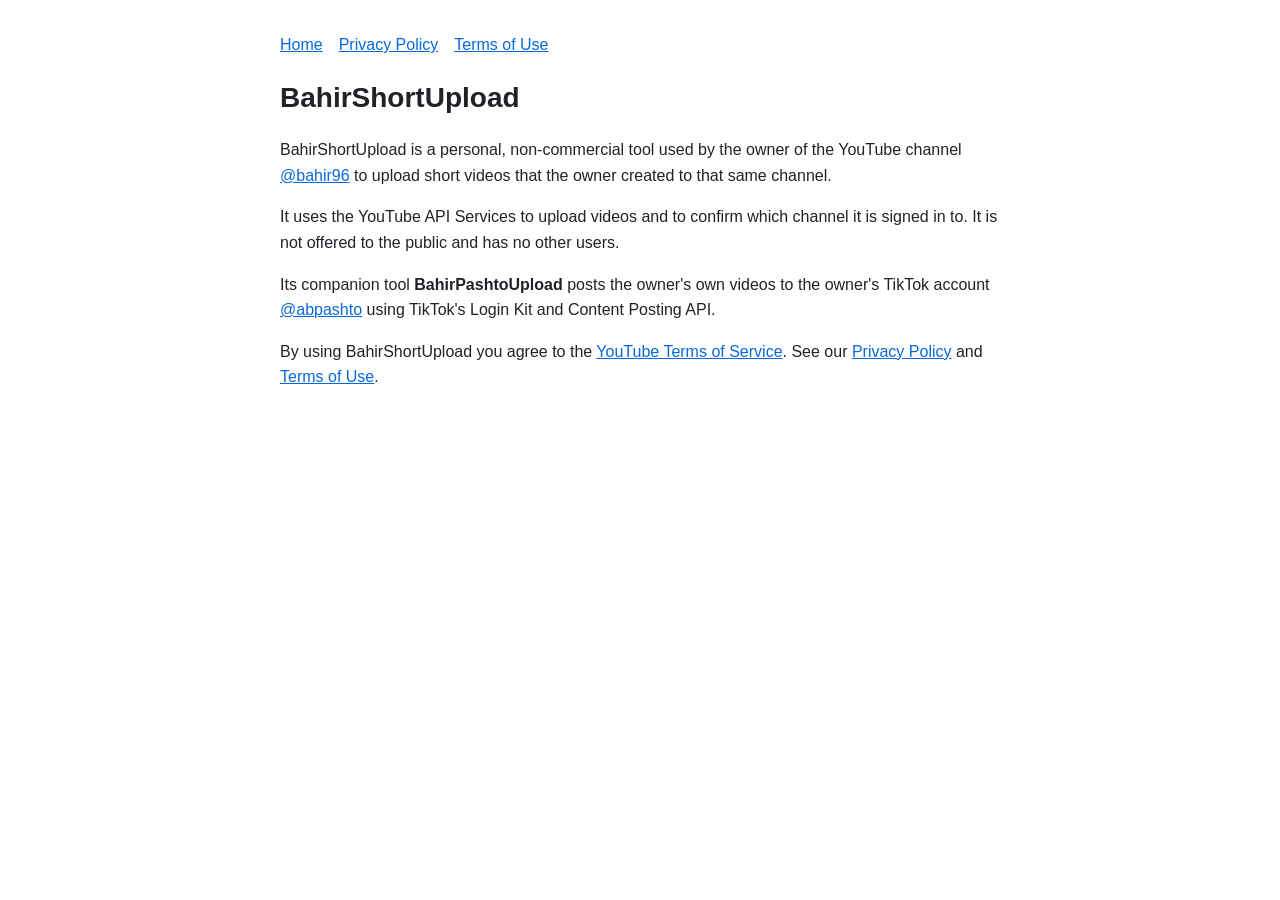
<file: index.html>
<!doctype html><html lang="en"><head><meta charset="utf-8"><meta name="viewport" content="width=device-width,initial-scale=1"><title>BahirShortUpload</title><link rel="icon" href="/favicon.ico" sizes="any"><link rel="icon" type="image/png" sizes="32x32" href="/favicon-32.png"><link rel="apple-touch-icon" href="/apple-touch-icon.png"><link rel="stylesheet" href="style.css"></head><body>
<nav><a href="index.html">Home</a><a href="privacy.html">Privacy Policy</a><a href="terms.html">Terms of Use</a></nav>
<h1>BahirShortUpload</h1>
<p>BahirShortUpload is a personal, non-commercial tool used by the owner of the YouTube channel <a href="https://www.youtube.com/@bahir96">@bahir96</a> to upload short videos that the owner created to that same channel.</p>
<p>It uses the YouTube API Services to upload videos and to confirm which channel it is signed in to. It is not offered to the public and has no other users.</p>
<p>Its companion tool <strong>BahirPashtoUpload</strong> posts the owner's own videos to the owner's TikTok account <a href="https://www.tiktok.com/@abpashto">@abpashto</a> using TikTok's Login Kit and Content Posting API.</p>
<p>By using BahirShortUpload you agree to the <a href="https://www.youtube.com/t/terms">YouTube Terms of Service</a>. See our <a href="privacy.html">Privacy Policy</a> and <a href="terms.html">Terms of Use</a>.</p>
</body></html>
</file>
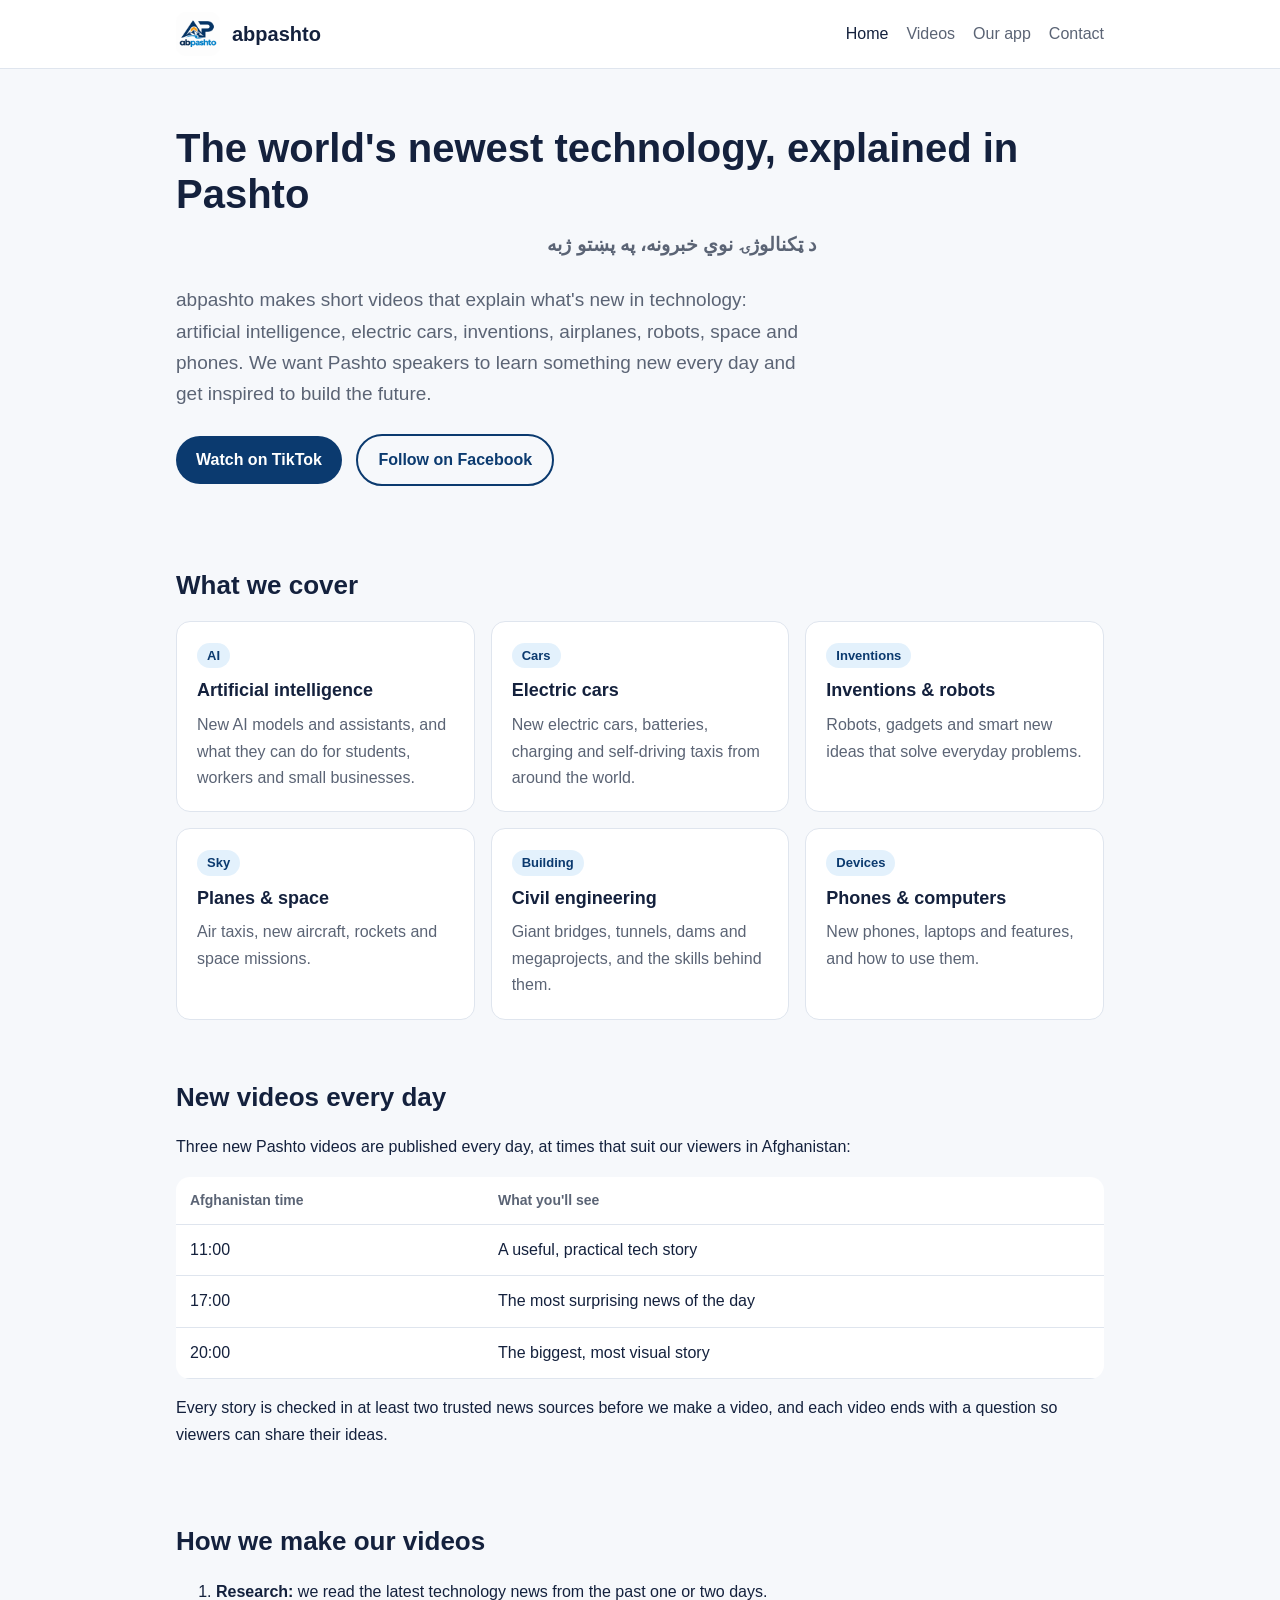
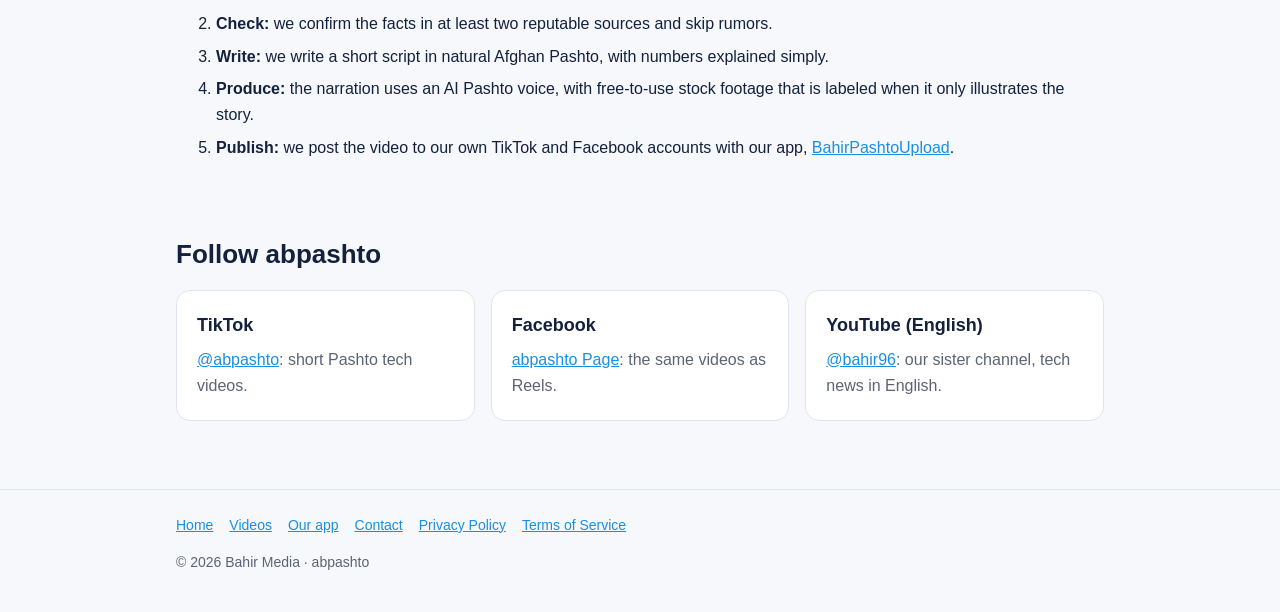
<file: abpashto/index.html>
<!doctype html>
<html lang="en">
<head>
<meta charset="utf-8">
<meta name="viewport" content="width=device-width,initial-scale=1">
<title>abpashto – Tech news in Pashto</title>
<meta name="description" content="abpashto explains new technology in Pashto: AI, electric cars, inventions, planes, robots, space and phones, in short videos every day.">
<link rel="icon" href="/favicon.ico" sizes="any">
<link rel="icon" type="image/png" sizes="32x32" href="/favicon-32.png">
<link rel="apple-touch-icon" href="/apple-touch-icon.png">
<link rel="stylesheet" href="site.css">
</head>
<body>
<header><div class="wrap">
  <a class="brand" href="index.html"><img src="/icon-512.png" alt="abpashto logo">abpashto</a>
  <nav><a class="on" href="index.html">Home</a><a href="videos.html">Videos</a><a href="app.html">Our app</a><a href="contact.html">Contact</a></nav>
</div></header>

<main class="wrap">
  <div class="hero">
    <h1>The world's newest technology, explained in Pashto</h1>
    <p class="ps">د ټکنالوژۍ نوي خبرونه، په پښتو ژبه</p>
    <p>abpashto makes short videos that explain what's new in technology: artificial intelligence, electric cars, inventions, airplanes, robots, space and phones. We want Pashto speakers to learn something new every day and get inspired to build the future.</p>
    <a class="btn" href="https://www.tiktok.com/@abpashto">Watch on TikTok</a>
    <a class="btn alt" href="https://www.facebook.com/1458269217362104">Follow on Facebook</a>
  </div>

  <section>
    <h2>What we cover</h2>
    <div class="grid">
      <div class="card"><span class="tag">AI</span><h3>Artificial intelligence</h3><p>New AI models and assistants, and what they can do for students, workers and small businesses.</p></div>
      <div class="card"><span class="tag">Cars</span><h3>Electric cars</h3><p>New electric cars, batteries, charging and self-driving taxis from around the world.</p></div>
      <div class="card"><span class="tag">Inventions</span><h3>Inventions & robots</h3><p>Robots, gadgets and smart new ideas that solve everyday problems.</p></div>
      <div class="card"><span class="tag">Sky</span><h3>Planes & space</h3><p>Air taxis, new aircraft, rockets and space missions.</p></div>
      <div class="card"><span class="tag">Building</span><h3>Civil engineering</h3><p>Giant bridges, tunnels, dams and megaprojects, and the skills behind them.</p></div>
      <div class="card"><span class="tag">Devices</span><h3>Phones & computers</h3><p>New phones, laptops and features, and how to use them.</p></div>
    </div>
  </section>

  <section>
    <h2>New videos every day</h2>
    <p>Three new Pashto videos are published every day, at times that suit our viewers in Afghanistan:</p>
    <table>
      <tr><th>Afghanistan time</th><th>What you'll see</th></tr>
      <tr><td>11:00</td><td>A useful, practical tech story</td></tr>
      <tr><td>17:00</td><td>The most surprising news of the day</td></tr>
      <tr><td>20:00</td><td>The biggest, most visual story</td></tr>
    </table>
    <p>Every story is checked in at least two trusted news sources before we make a video, and each video ends with a question so viewers can share their ideas.</p>
  </section>

  <section>
    <h2>How we make our videos</h2>
    <ol>
      <li><strong>Research:</strong> we read the latest technology news from the past one or two days.</li>
      <li><strong>Check:</strong> we confirm the facts in at least two reputable sources and skip rumors.</li>
      <li><strong>Write:</strong> we write a short script in natural Afghan Pashto, with numbers explained simply.</li>
      <li><strong>Produce:</strong> the narration uses an AI Pashto voice, with free-to-use stock footage that is labeled when it only illustrates the story.</li>
      <li><strong>Publish:</strong> we post the video to our own TikTok and Facebook accounts with our app, <a href="app.html">BahirPashtoUpload</a>.</li>
    </ol>
  </section>

  <section>
    <h2>Follow abpashto</h2>
    <div class="grid">
      <div class="card"><h3>TikTok</h3><p><a href="https://www.tiktok.com/@abpashto">@abpashto</a>: short Pashto tech videos.</p></div>
      <div class="card"><h3>Facebook</h3><p><a href="https://www.facebook.com/1458269217362104">abpashto Page</a>: the same videos as Reels.</p></div>
      <div class="card"><h3>YouTube (English)</h3><p><a href="https://www.youtube.com/@bahir96">@bahir96</a>: our sister channel, tech news in English.</p></div>
    </div>
  </section>
</main>

<footer><div class="wrap">
  <a href="index.html">Home</a><a href="videos.html">Videos</a><a href="app.html">Our app</a><a href="contact.html">Contact</a><a href="/privacy.html">Privacy Policy</a><a href="/terms.html">Terms of Service</a>
  <p>© 2026 Bahir Media · abpashto</p>
</div></footer>
</body>
</html>
</file>
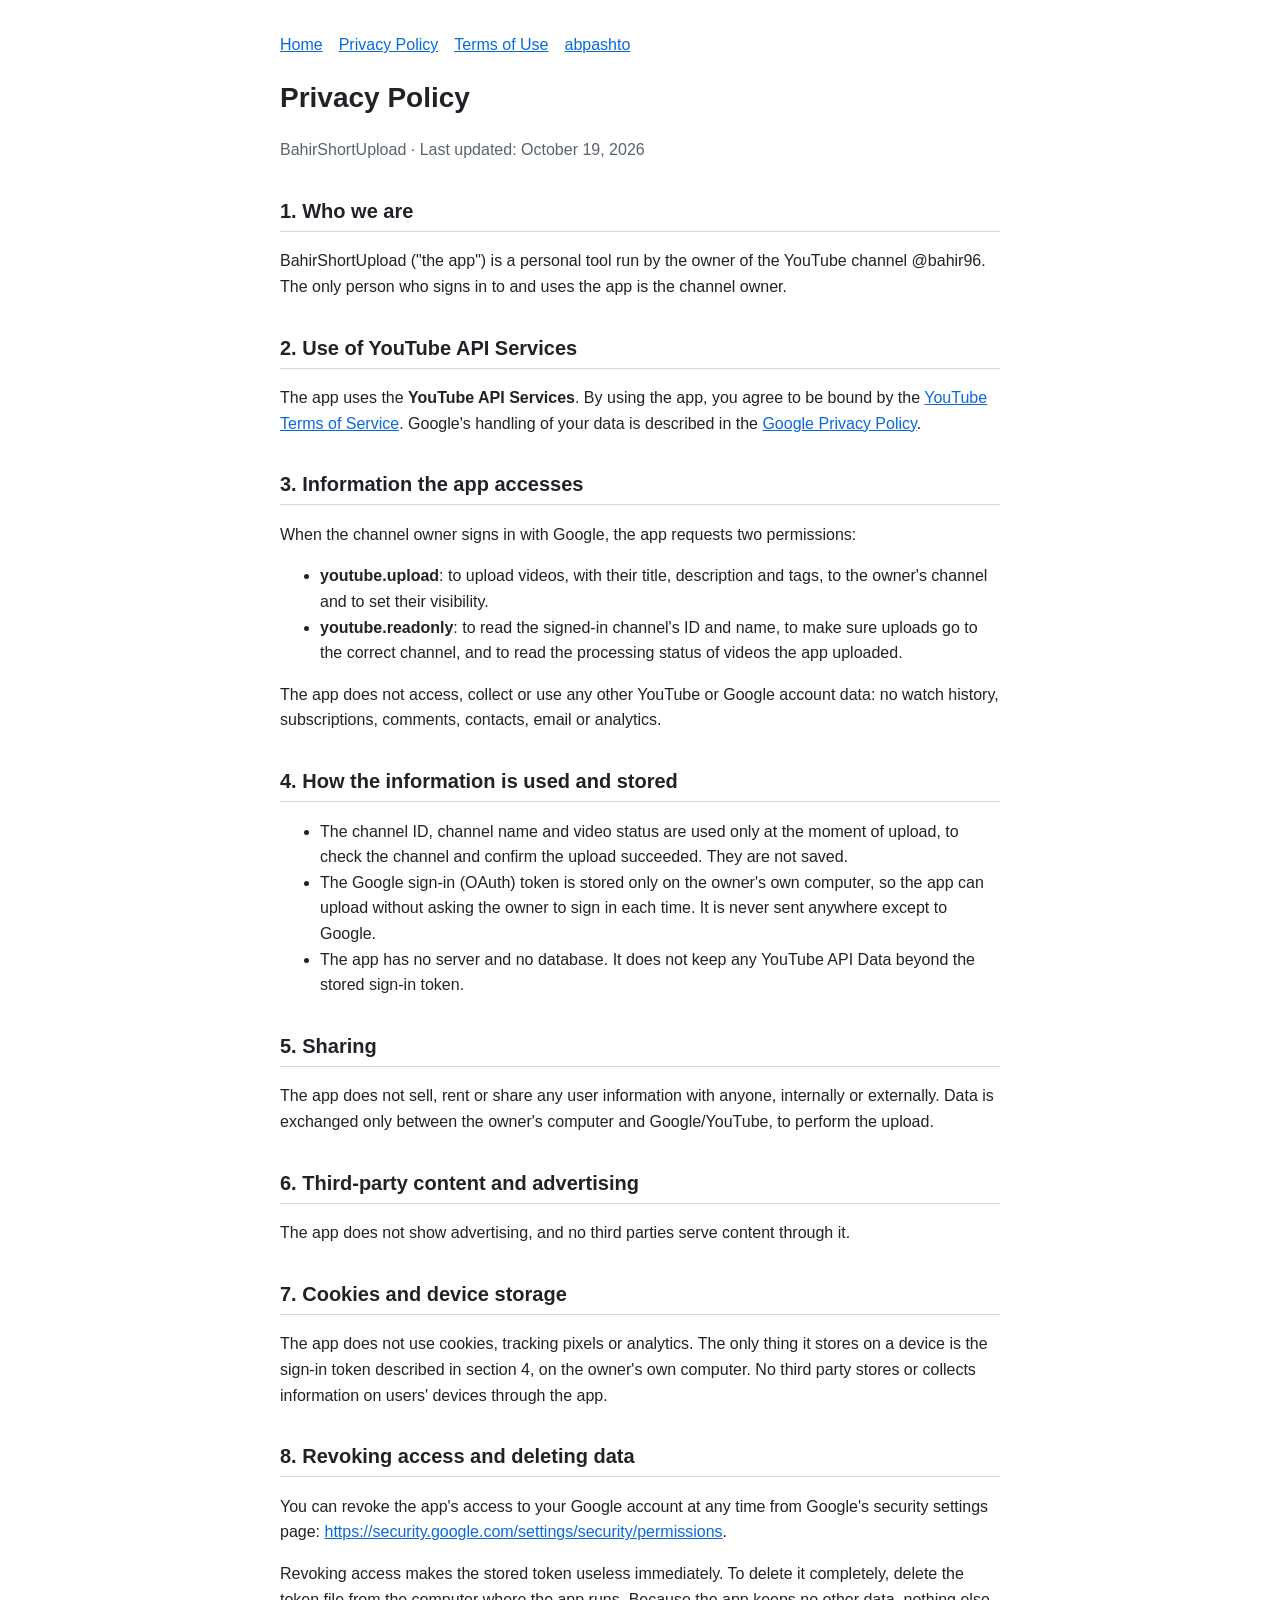
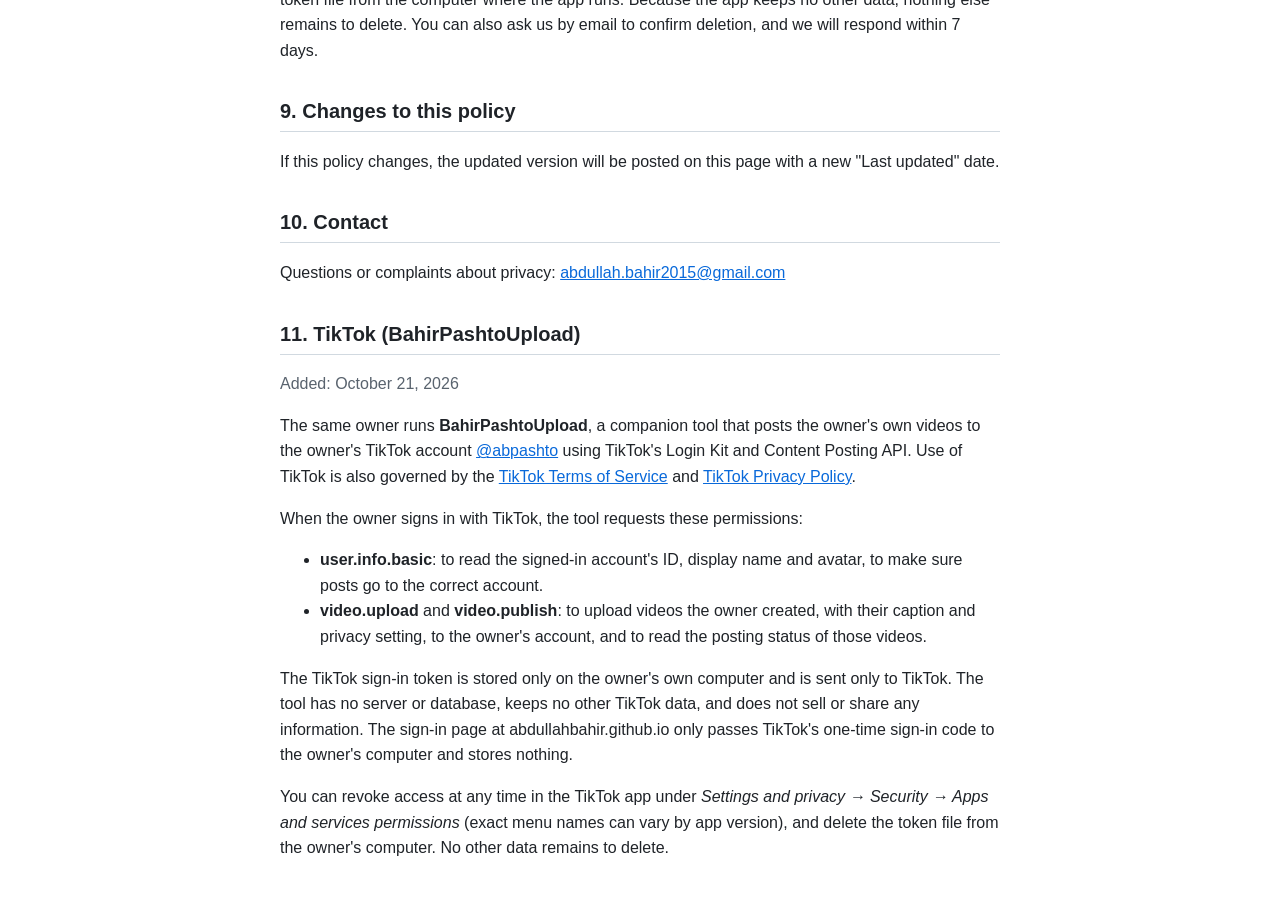
<file: privacy.html>
<!doctype html><html lang="en"><head><meta charset="utf-8"><meta name="viewport" content="width=device-width,initial-scale=1"><title>BahirShortUpload Privacy Policy</title><link rel="icon" href="/favicon.ico" sizes="any"><link rel="icon" type="image/png" sizes="32x32" href="/favicon-32.png"><link rel="apple-touch-icon" href="/apple-touch-icon.png"><link rel="stylesheet" href="style.css"></head><body>
<nav><a href="index.html">Home</a><a href="privacy.html">Privacy Policy</a><a href="terms.html">Terms of Use</a><a href="/abpashto/index.html">abpashto</a></nav>
<h1>Privacy Policy</h1>
<p class="muted">BahirShortUpload · Last updated: October 19, 2026</p>

<h2>1. Who we are</h2>
<p>BahirShortUpload ("the app") is a personal tool run by the owner of the YouTube channel @bahir96. The only person who signs in to and uses the app is the channel owner.</p>

<h2>2. Use of YouTube API Services</h2>
<p>The app uses the <strong>YouTube API Services</strong>. By using the app, you agree to be bound by the <a href="https://www.youtube.com/t/terms">YouTube Terms of Service</a>. Google's handling of your data is described in the <a href="http://www.google.com/policies/privacy">Google Privacy Policy</a>.</p>

<h2>3. Information the app accesses</h2>
<p>When the channel owner signs in with Google, the app requests two permissions:</p>
<ul>
<li><strong>youtube.upload</strong>: to upload videos, with their title, description and tags, to the owner's channel and to set their visibility.</li>
<li><strong>youtube.readonly</strong>: to read the signed-in channel's ID and name, to make sure uploads go to the correct channel, and to read the processing status of videos the app uploaded.</li>
</ul>
<p>The app does not access, collect or use any other YouTube or Google account data: no watch history, subscriptions, comments, contacts, email or analytics.</p>

<h2>4. How the information is used and stored</h2>
<ul>
<li>The channel ID, channel name and video status are used only at the moment of upload, to check the channel and confirm the upload succeeded. They are not saved.</li>
<li>The Google sign-in (OAuth) token is stored only on the owner's own computer, so the app can upload without asking the owner to sign in each time. It is never sent anywhere except to Google.</li>
<li>The app has no server and no database. It does not keep any YouTube API Data beyond the stored sign-in token.</li>
</ul>

<h2>5. Sharing</h2>
<p>The app does not sell, rent or share any user information with anyone, internally or externally. Data is exchanged only between the owner's computer and Google/YouTube, to perform the upload.</p>

<h2>6. Third-party content and advertising</h2>
<p>The app does not show advertising, and no third parties serve content through it.</p>

<h2>7. Cookies and device storage</h2>
<p>The app does not use cookies, tracking pixels or analytics. The only thing it stores on a device is the sign-in token described in section 4, on the owner's own computer. No third party stores or collects information on users' devices through the app.</p>

<h2>8. Revoking access and deleting data</h2>
<p>You can revoke the app's access to your Google account at any time from Google's security settings page: <a href="https://security.google.com/settings/security/permissions">https://security.google.com/settings/security/permissions</a>.</p>
<p>Revoking access makes the stored token useless immediately. To delete it completely, delete the token file from the computer where the app runs. Because the app keeps no other data, nothing else remains to delete. You can also ask us by email to confirm deletion, and we will respond within 7 days.</p>

<h2>9. Changes to this policy</h2>
<p>If this policy changes, the updated version will be posted on this page with a new "Last updated" date.</p>

<h2>10. Contact</h2>
<p>Questions or complaints about privacy: <a href="mailto:abdullah.bahir2015@gmail.com">abdullah.bahir2015@gmail.com</a></p>

<h2>11. TikTok (BahirPashtoUpload)</h2>
<p class="muted">Added: October 21, 2026</p>
<p>The same owner runs <strong>BahirPashtoUpload</strong>, a companion tool that posts the owner's own videos to the owner's TikTok account <a href="https://www.tiktok.com/@abpashto">@abpashto</a> using TikTok's Login Kit and Content Posting API. Use of TikTok is also governed by the <a href="https://www.tiktok.com/legal/terms-of-service">TikTok Terms of Service</a> and <a href="https://www.tiktok.com/legal/privacy-policy">TikTok Privacy Policy</a>.</p>
<p>When the owner signs in with TikTok, the tool requests these permissions:</p>
<ul>
<li><strong>user.info.basic</strong>: to read the signed-in account's ID, display name and avatar, to make sure posts go to the correct account.</li>
<li><strong>video.upload</strong> and <strong>video.publish</strong>: to upload videos the owner created, with their caption and privacy setting, to the owner's account, and to read the posting status of those videos.</li>
</ul>
<p>The TikTok sign-in token is stored only on the owner's own computer and is sent only to TikTok. The tool has no server or database, keeps no other TikTok data, and does not sell or share any information. The sign-in page at abdullahbahir.github.io only passes TikTok's one-time sign-in code to the owner's computer and stores nothing.</p>
<p>You can revoke access at any time in the TikTok app under <em>Settings and privacy → Security → Apps and services permissions</em> (exact menu names can vary by app version), and delete the token file from the owner's computer. No other data remains to delete.</p>
</body></html>
</file>
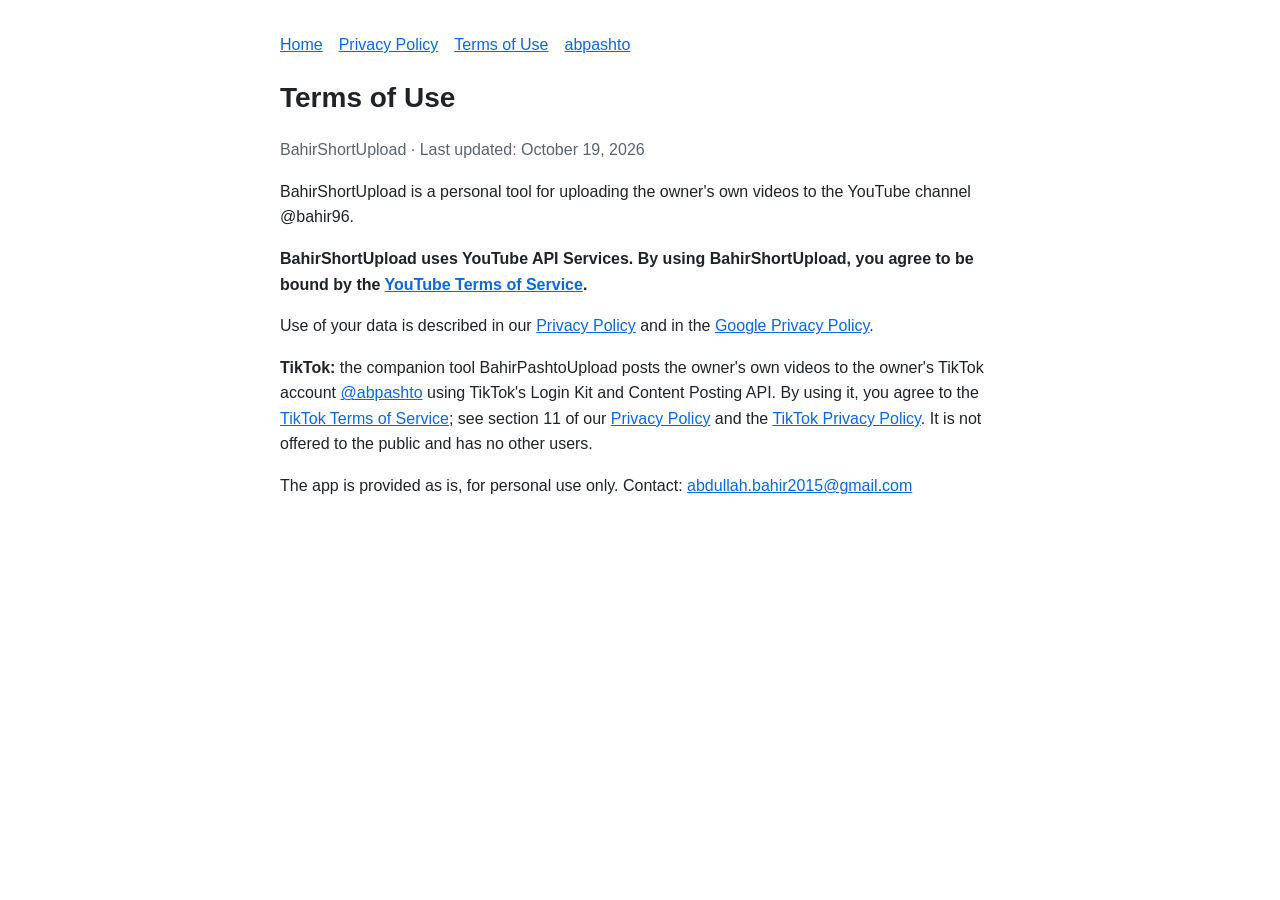
<file: terms.html>
<!doctype html><html lang="en"><head><meta charset="utf-8"><meta name="viewport" content="width=device-width,initial-scale=1"><title>BahirShortUpload Terms of Use</title><link rel="icon" href="/favicon.ico" sizes="any"><link rel="icon" type="image/png" sizes="32x32" href="/favicon-32.png"><link rel="apple-touch-icon" href="/apple-touch-icon.png"><link rel="stylesheet" href="style.css"></head><body>
<nav><a href="index.html">Home</a><a href="privacy.html">Privacy Policy</a><a href="terms.html">Terms of Use</a><a href="/abpashto/index.html">abpashto</a></nav>
<h1>Terms of Use</h1>
<p class="muted">BahirShortUpload · Last updated: October 19, 2026</p>
<p>BahirShortUpload is a personal tool for uploading the owner's own videos to the YouTube channel @bahir96.</p>
<p><strong>BahirShortUpload uses YouTube API Services. By using BahirShortUpload, you agree to be bound by the <a href="https://www.youtube.com/t/terms">YouTube Terms of Service</a>.</strong></p>
<p>Use of your data is described in our <a href="privacy.html">Privacy Policy</a> and in the <a href="http://www.google.com/policies/privacy">Google Privacy Policy</a>.</p>
<p><strong>TikTok:</strong> the companion tool BahirPashtoUpload posts the owner's own videos to the owner's TikTok account <a href="https://www.tiktok.com/@abpashto">@abpashto</a> using TikTok's Login Kit and Content Posting API. By using it, you agree to the <a href="https://www.tiktok.com/legal/terms-of-service">TikTok Terms of Service</a>; see section 11 of our <a href="privacy.html">Privacy Policy</a> and the <a href="https://www.tiktok.com/legal/privacy-policy">TikTok Privacy Policy</a>. It is not offered to the public and has no other users.</p>
<p>The app is provided as is, for personal use only. Contact: <a href="mailto:abdullah.bahir2015@gmail.com">abdullah.bahir2015@gmail.com</a></p>
</body></html>
</file>
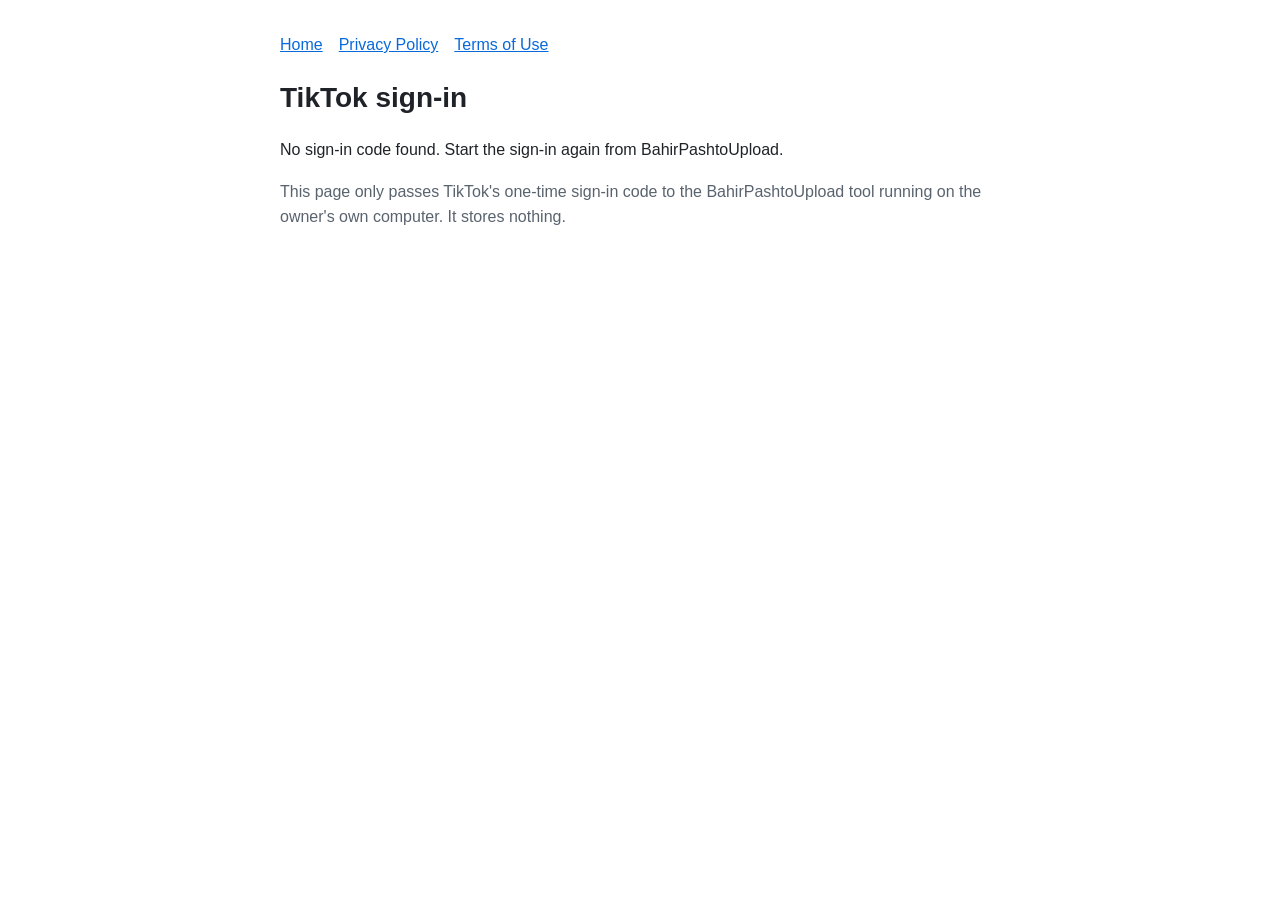
<file: tiktok-callback.html>
<!doctype html><html lang="en"><head><meta charset="utf-8"><meta name="viewport" content="width=device-width,initial-scale=1"><title>BahirPashtoUpload Sign-in</title><link rel="icon" href="/favicon.ico" sizes="any"><link rel="icon" type="image/png" sizes="32x32" href="/favicon-32.png"><link rel="apple-touch-icon" href="/apple-touch-icon.png"><link rel="stylesheet" href="style.css"></head><body>
<nav><a href="index.html">Home</a><a href="privacy.html">Privacy Policy</a><a href="terms.html">Terms of Use</a></nav>
<h1>TikTok sign-in</h1>
<p id="msg">Finishing sign-in…</p>
<p class="muted">This page only passes TikTok's one-time sign-in code to the BahirPashtoUpload tool running on the owner's own computer. It stores nothing.</p>
<script>
// Hand the one-time code to the local uploader (upload_tiktok.py --auth listens on 127.0.0.1:8765).
var q = window.location.search;
var p = new URLSearchParams(q);
var msg = document.getElementById('msg');
if (p.get('error')) {
  msg.textContent = 'TikTok sign-in was not completed: ' + p.get('error') + ' ' + (p.get('error_description') || '');
} else if (p.get('code')) {
  msg.textContent = 'Signed in. Returning to BahirPashtoUpload on this computer…';
  window.location.replace('http://127.0.0.1:8765/callback' + q);
} else {
  msg.textContent = 'No sign-in code found. Start the sign-in again from BahirPashtoUpload.';
}
</script>
</body></html>
</file>
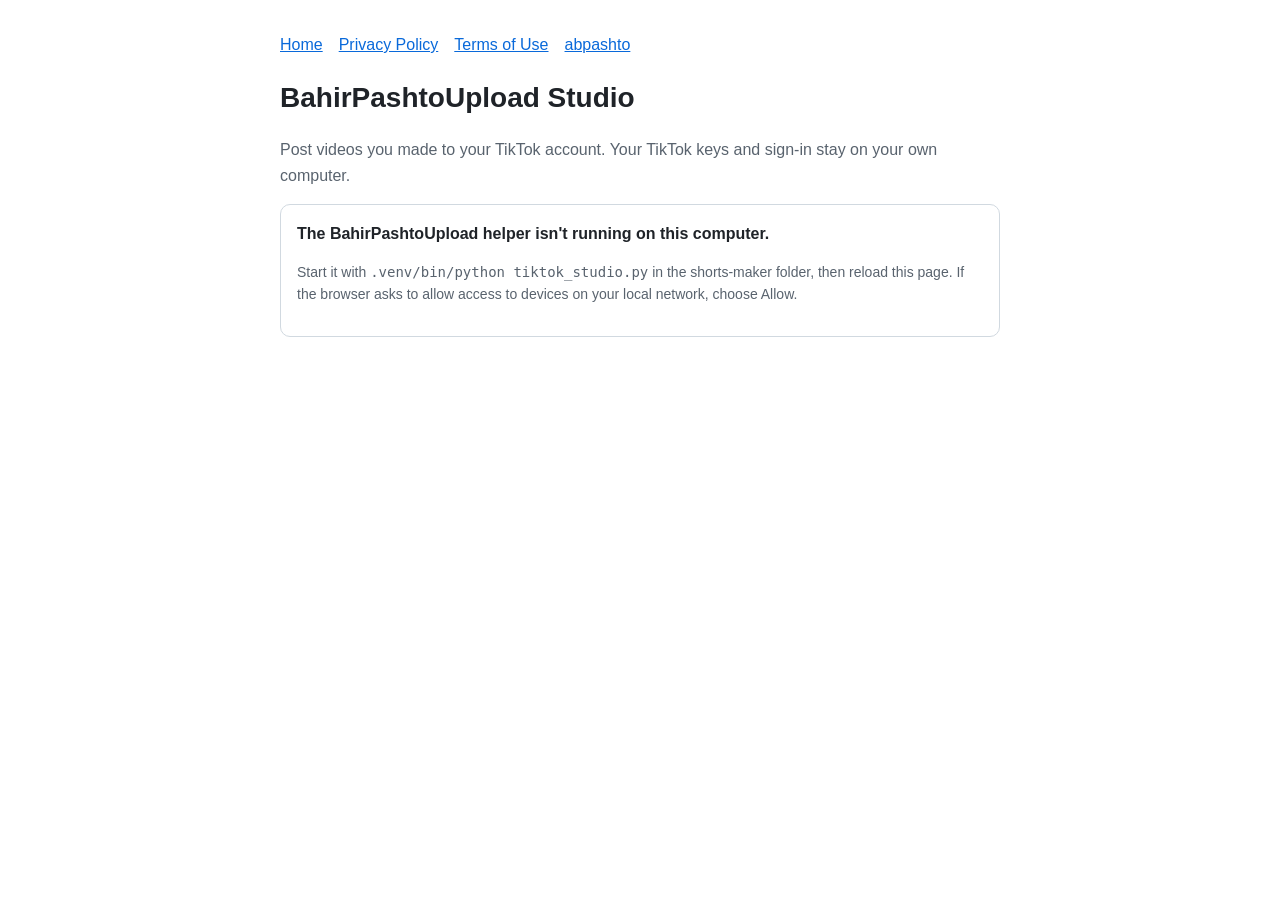
<file: tiktok-studio.html>
<!doctype html><html lang="en"><head><meta charset="utf-8"><meta name="viewport" content="width=device-width,initial-scale=1"><title>BahirPashtoUpload Studio</title><link rel="icon" href="/favicon.ico" sizes="any"><link rel="icon" type="image/png" sizes="32x32" href="/favicon-32.png"><link rel="apple-touch-icon" href="/apple-touch-icon.png"><link rel="stylesheet" href="style.css">
<style>
.card{border:1px solid var(--rule);border-radius:10px;padding:16px;margin:16px 0}
.row{display:flex;align-items:center;gap:12px;flex-wrap:wrap}
.avatar{width:56px;height:56px;border-radius:50%;object-fit:cover;background:var(--rule)}
button{font:inherit;padding:8px 16px;border-radius:8px;border:1px solid var(--rule);background:var(--bg);color:var(--fg);cursor:pointer}
button.primary{background:#fe2c55;border-color:#fe2c55;color:#fff;font-weight:600}
button:disabled{opacity:.45;cursor:not-allowed}
select,textarea{font:inherit;width:100%;box-sizing:border-box;padding:8px;border-radius:8px;border:1px solid var(--rule);background:var(--bg);color:var(--fg)}
textarea{min-height:90px}
label.opt{display:inline-flex;align-items:center;gap:6px;margin-right:18px}
label.opt.off{opacity:.45}
video{width:200px;max-height:356px;border-radius:8px;background:#000}
.note{font-size:14px;color:var(--muted)}
.warn{color:#d1242f;font-size:14px}
.ok{color:#1a7f37}
.hidden{display:none}
h3{font-size:16px;margin:16px 0 6px}
</style></head><body>
<nav><a href="index.html">Home</a><a href="privacy.html">Privacy Policy</a><a href="terms.html">Terms of Use</a><a href="/abpashto/index.html">abpashto</a></nav>
<h1>BahirPashtoUpload Studio</h1>
<p class="muted">Post videos you made to your TikTok account. Your TikTok keys and sign-in stay on your own computer.</p>

<div id="offline" class="card hidden"><strong>The BahirPashtoUpload helper isn't running on this computer.</strong>
<p class="note">Start it with <code>.venv/bin/python tiktok_studio.py</code> in the shorts-maker folder, then reload this page. If the browser asks to allow access to devices on your local network, choose Allow.</p></div>

<div id="signedOut" class="card hidden">
<p>Sign in with the TikTok account you want to post to.</p>
<button class="primary" id="loginBtn">Continue with TikTok</button></div>

<div id="studio" class="hidden">
<div class="card row">
<img id="avatar" class="avatar" alt="">
<div style="flex:1"><div><strong id="nickname"></strong> <span class="muted" id="username"></span></div>
<div class="note">Posting to this TikTok account · <span id="displayName"></span></div></div>
<button id="logoutBtn">Sign out</button></div>
<p id="cantPost" class="warn hidden"></p>

<div class="card">
<h3>1. Video</h3>
<select id="videoSel"></select>
<div class="row" style="margin-top:12px;align-items:flex-start">
<video id="preview" controls playsinline></video>
<div class="note" id="videoInfo"></div></div>

<h3>2. Caption</h3>
<textarea id="caption" maxlength="2200"></textarea>
<div class="note"><span id="capCount">0</span> / 2200</div>

<h3>3. Who can view this video</h3>
<select id="privacy"><option value="" selected disabled>Select who can view</option></select>
<p id="brandedPrivateNote" class="note hidden">Branded content visibility cannot be set to private.</p>

<h3>4. Allow users to</h3>
<label class="opt" id="lblComment"><input type="checkbox" id="allowComment"> Comment</label>
<label class="opt" id="lblDuet"><input type="checkbox" id="allowDuet"> Duet</label>
<label class="opt" id="lblStitch"><input type="checkbox" id="allowStitch"> Stitch</label>

<h3>5. Disclose video content</h3>
<label class="opt"><input type="checkbox" id="disclose"> This video promotes a brand, product or service</label>
<div id="discloseBox" class="hidden" style="margin-top:8px">
<p class="note">Turn on to disclose that this video promotes goods or services in exchange for something of value. Your video could promote yourself, a third party, or both.</p>
<label class="opt"><input type="checkbox" id="yourBrand"> Your brand<span class="note">&nbsp;– you are promoting yourself or your own business</span></label><br>
<label class="opt"><input type="checkbox" id="brandedContent"> Branded content<span class="note">&nbsp;– you are promoting another brand or a third party</span></label>
<p id="discloseLabel" class="note"></p>
<p id="discloseNeed" class="warn">You need to indicate if your content promotes yourself, a third party, or both.</p></div>

<h3>6. AI-generated content</h3>
<label class="opt"><input type="checkbox" id="aigc"> Label this video as AI-generated</label>

<p id="consent" class="note" style="margin-top:20px"></p>
<label class="opt"><input type="checkbox" id="agree"> I agree</label>
<div class="row" style="margin-top:12px"><button class="primary" id="postBtn" disabled>Post to TikTok</button>
<span id="postMsg" class="note"></span></div>
</div></div>

<script>
var HELPER = 'http://127.0.0.1:8765';
var PRIVACY_LABELS = {PUBLIC_TO_EVERYONE: 'Everyone', MUTUAL_FOLLOW_FRIENDS: 'Friends (followers you follow back)',
  FOLLOWER_OF_CREATOR: 'Followers', SELF_ONLY: 'Only me'};
var MUSIC = '<a href="https://www.tiktok.com/legal/page/global/music-usage-confirmation/en" target="_blank">Music Usage Confirmation</a>';
var BC = '<a href="https://www.tiktok.com/legal/page/global/bc-policy/en" target="_blank">Branded Content Policy</a>';
var creator = null, vids = [];
function $(id) { return document.getElementById(id); }
function show(id, on) { $(id).classList.toggle('hidden', !on); }

function api(path, body) {
  var opts = body ? {method: 'POST', headers: {'Content-Type': 'application/json'}, body: JSON.stringify(body)} : {};
  return fetch(HELPER + path, opts).then(function (r) {
    return r.json().then(function (j) { j._status = r.status; return j; });
  });
}

function start() {
  api('/api/ping').then(function (p) {
    if (!p.signed_in) { show('signedOut', true); return; }
    return api('/api/me').then(function (me) {
      if (me.error) { show('signedOut', true); return; }
      creator = me.creator;
      $('avatar').src = creator.creator_avatar_url;
      $('nickname').textContent = creator.creator_nickname;
      $('username').textContent = '@' + creator.creator_username;
      $('displayName').textContent = 'signed in as ' + me.user.display_name;
      creator.privacy_level_options.forEach(function (o) {
        var opt = document.createElement('option');
        opt.value = o; opt.textContent = PRIVACY_LABELS[o] || o;
        $('privacy').appendChild(opt);
      });
      [['comment_disabled', 'allowComment', 'lblComment'], ['duet_disabled', 'allowDuet', 'lblDuet'],
       ['stitch_disabled', 'allowStitch', 'lblStitch']].forEach(function (x) {
        if (creator[x[0]]) { $(x[1]).disabled = true; $(x[2]).classList.add('off'); }
      });
      show('studio', true);
      return api('/api/videos').then(function (v) {
        vids = v.videos;
        vids.forEach(function (x, i) {
          var opt = document.createElement('option');
          opt.value = i; opt.textContent = x.title;
          $('videoSel').appendChild(opt);
        });
        pickVideo();
      });
    });
  }).catch(function () { show('offline', true); });
}

function pickVideo() {
  var v = vids[$('videoSel').value];
  if (!v) return;
  $('preview').src = HELPER + '/video/' + encodeURIComponent(v.slug);
  $('caption').value = v.caption;
  $('capCount').textContent = v.caption.length;
  var info = v.duration + ' s · ' + v.size_mb + ' MB';
  var max = creator.max_video_post_duration_sec;
  if (max && v.duration > max) info += '<br><span class="warn">Longer than the ' + max + ' s this account can post.</span>';
  $('videoInfo').innerHTML = info;
  update();
}

function update() {
  var v = vids[$('videoSel').value];
  var disclose = $('disclose').checked, yours = $('yourBrand').checked, branded = $('brandedContent').checked;
  show('discloseBox', disclose);
  show('discloseNeed', disclose && !yours && !branded);
  $('discloseLabel').textContent = !disclose ? '' : branded ? "Your video will be labeled as 'Paid partnership'."
    : yours ? "Your video will be labeled as 'Promotional content'." : '';
  var selfOnly = $('privacy').querySelector('option[value="SELF_ONLY"]');
  if (selfOnly) selfOnly.disabled = disclose && branded;
  show('brandedPrivateNote', disclose && branded);
  if (disclose && branded && $('privacy').value === 'SELF_ONLY') $('privacy').value = '';
  $('consent').innerHTML = 'By posting, you agree to TikTok\'s ' + (disclose && branded ? BC + ' and ' : '') + MUSIC + '.';
  var tooLong = v && creator.max_video_post_duration_sec && v.duration > creator.max_video_post_duration_sec;
  $('postBtn').disabled = !v || tooLong || !$('privacy').value || !$('agree').checked ||
    (disclose && !yours && !branded);
}

function post() {
  var v = vids[$('videoSel').value];
  $('postBtn').disabled = true;
  $('postMsg').textContent = 'Uploading to TikTok...';
  api('/api/post', {
    slug: v.slug, title: $('caption').value, privacy_level: $('privacy').value,
    allow_comment: $('allowComment').checked, allow_duet: $('allowDuet').checked, allow_stitch: $('allowStitch').checked,
    brand_organic: $('disclose').checked && $('yourBrand').checked,
    brand_content: $('disclose').checked && $('brandedContent').checked,
    is_aigc: $('aigc').checked, consent: $('agree').checked
  }).then(function (r) {
    if (r.error) { $('postMsg').innerHTML = '<span class="warn">' + (r.message || r.error) + '</span>'; update(); return; }
    poll(r.publish_id);
  });
}

function poll(id) {
  api('/api/status?publish_id=' + encodeURIComponent(id)).then(function (s) {
    if (s.status === 'PUBLISH_COMPLETE') {
      $('postMsg').innerHTML = '<span class="ok">Posted to @' + creator.creator_username +
        '. It may take a few minutes to appear on your profile.</span>';
      return;
    }
    if (s.status === 'FAILED' || s.error) {
      $('postMsg').innerHTML = '<span class="warn">TikTok could not post it: ' + (s.fail_reason || s.message || s.error) + '</span>';
      update(); return;
    }
    $('postMsg').textContent = 'TikTok is processing your video...';
    setTimeout(function () { poll(id); }, 4000);
  });
}

$('loginBtn').onclick = function () { api('/api/login').then(function (r) { window.location = r.url; }); };
$('logoutBtn').onclick = function () { api('/api/logout', {}).then(function () { location.href = 'tiktok-studio.html'; }); };
$('videoSel').onchange = pickVideo;
$('caption').oninput = function () { $('capCount').textContent = $('caption').value.length; };
['privacy', 'disclose', 'yourBrand', 'brandedContent', 'agree'].forEach(function (id) { $(id).onchange = update; });
$('postBtn').onclick = post;
start();
</script>
</body></html>
</file>
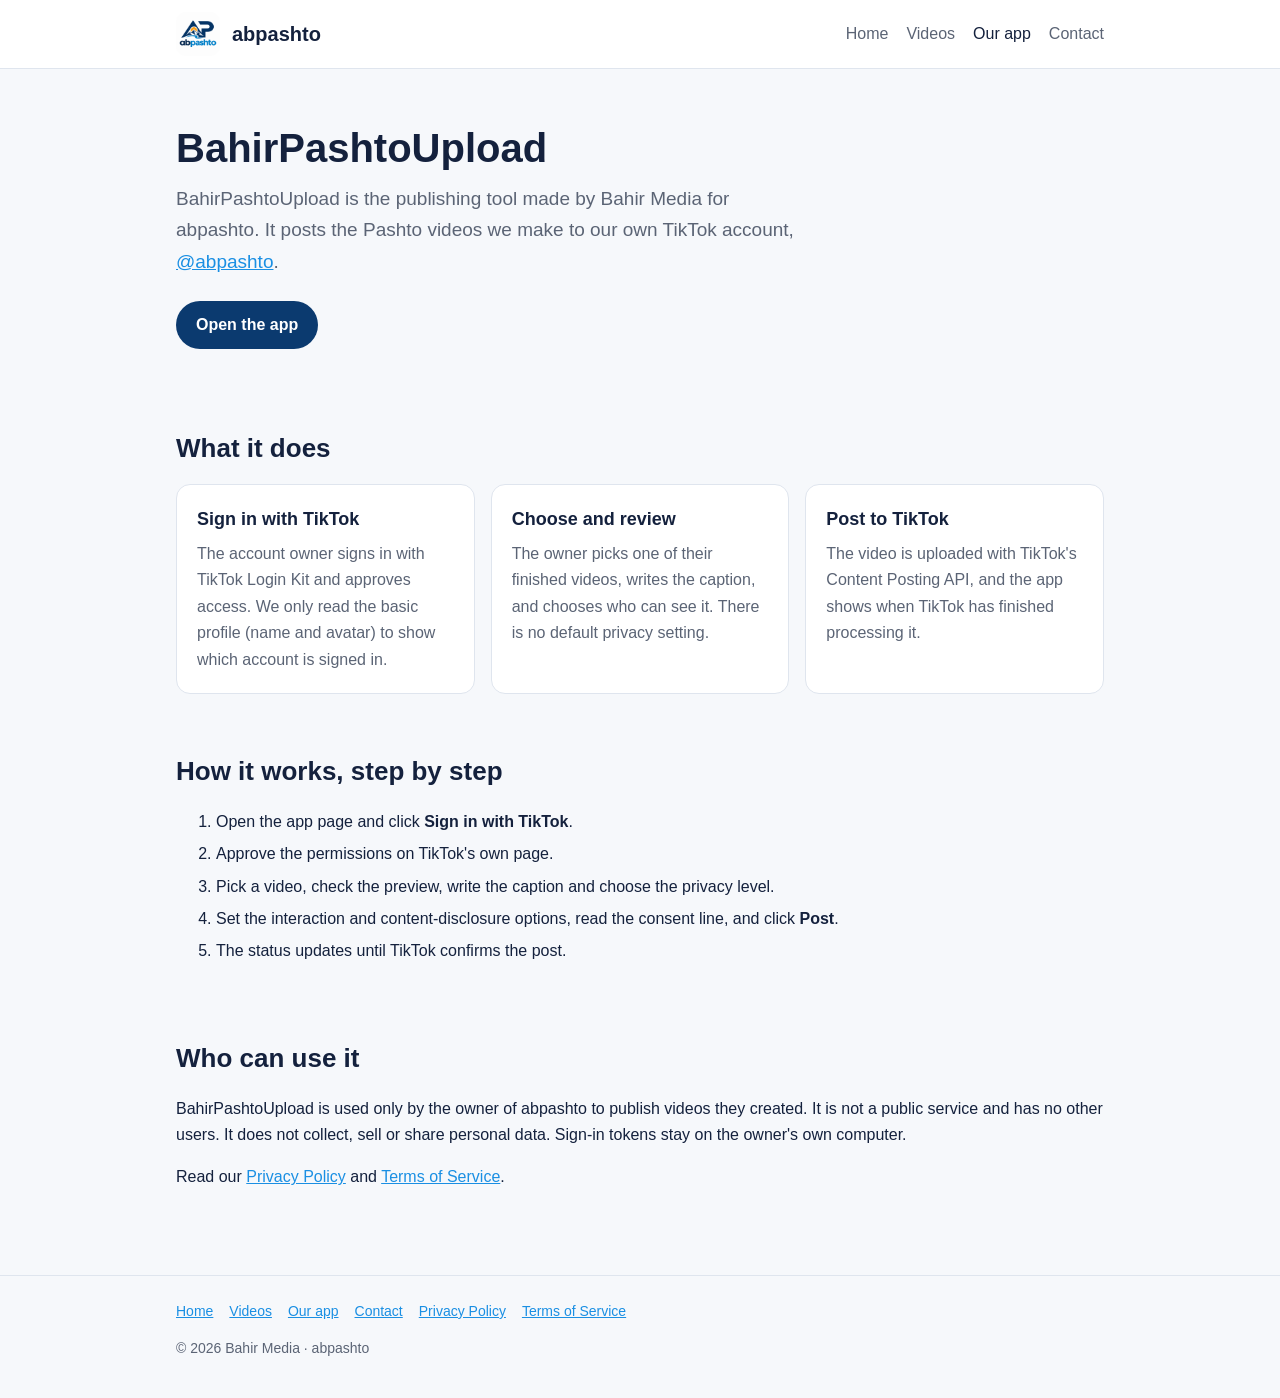
<file: abpashto/app.html>
<!doctype html>
<html lang="en">
<head>
<meta charset="utf-8">
<meta name="viewport" content="width=device-width,initial-scale=1">
<title>BahirPashtoUpload – abpashto</title>
<meta name="description" content="BahirPashtoUpload is the tool abpashto uses to publish its own Pashto videos to its own TikTok account.">
<link rel="icon" href="/favicon.ico" sizes="any">
<link rel="icon" type="image/png" sizes="32x32" href="/favicon-32.png">
<link rel="apple-touch-icon" href="/apple-touch-icon.png">
<link rel="stylesheet" href="site.css">
</head>
<body>
<header><div class="wrap">
  <a class="brand" href="index.html"><img src="/icon-512.png" alt="abpashto logo">abpashto</a>
  <nav><a href="index.html">Home</a><a href="videos.html">Videos</a><a class="on" href="app.html">Our app</a><a href="contact.html">Contact</a></nav>
</div></header>

<main class="wrap">
  <div class="hero">
    <h1>BahirPashtoUpload</h1>
    <p>BahirPashtoUpload is the publishing tool made by Bahir Media for abpashto. It posts the Pashto videos we make to our own TikTok account, <a href="https://www.tiktok.com/@abpashto">@abpashto</a>.</p>
    <a class="btn" href="/tiktok-studio.html">Open the app</a>
  </div>

  <section>
    <h2>What it does</h2>
    <div class="grid">
      <div class="card"><h3>Sign in with TikTok</h3><p>The account owner signs in with TikTok Login Kit and approves access. We only read the basic profile (name and avatar) to show which account is signed in.</p></div>
      <div class="card"><h3>Choose and review</h3><p>The owner picks one of their finished videos, writes the caption, and chooses who can see it. There is no default privacy setting.</p></div>
      <div class="card"><h3>Post to TikTok</h3><p>The video is uploaded with TikTok's Content Posting API, and the app shows when TikTok has finished processing it.</p></div>
    </div>
  </section>

  <section>
    <h2>How it works, step by step</h2>
    <ol>
      <li>Open the app page and click <strong>Sign in with TikTok</strong>.</li>
      <li>Approve the permissions on TikTok's own page.</li>
      <li>Pick a video, check the preview, write the caption and choose the privacy level.</li>
      <li>Set the interaction and content-disclosure options, read the consent line, and click <strong>Post</strong>.</li>
      <li>The status updates until TikTok confirms the post.</li>
    </ol>
  </section>

  <section>
    <h2>Who can use it</h2>
    <p>BahirPashtoUpload is used only by the owner of abpashto to publish videos they created. It is not a public service and has no other users. It does not collect, sell or share personal data. Sign-in tokens stay on the owner's own computer.</p>
    <p>Read our <a href="/privacy.html">Privacy Policy</a> and <a href="/terms.html">Terms of Service</a>.</p>
  </section>
</main>

<footer><div class="wrap">
  <a href="index.html">Home</a><a href="videos.html">Videos</a><a href="app.html">Our app</a><a href="contact.html">Contact</a><a href="/privacy.html">Privacy Policy</a><a href="/terms.html">Terms of Service</a>
  <p>© 2026 Bahir Media · abpashto</p>
</div></footer>
</body>
</html>
</file>
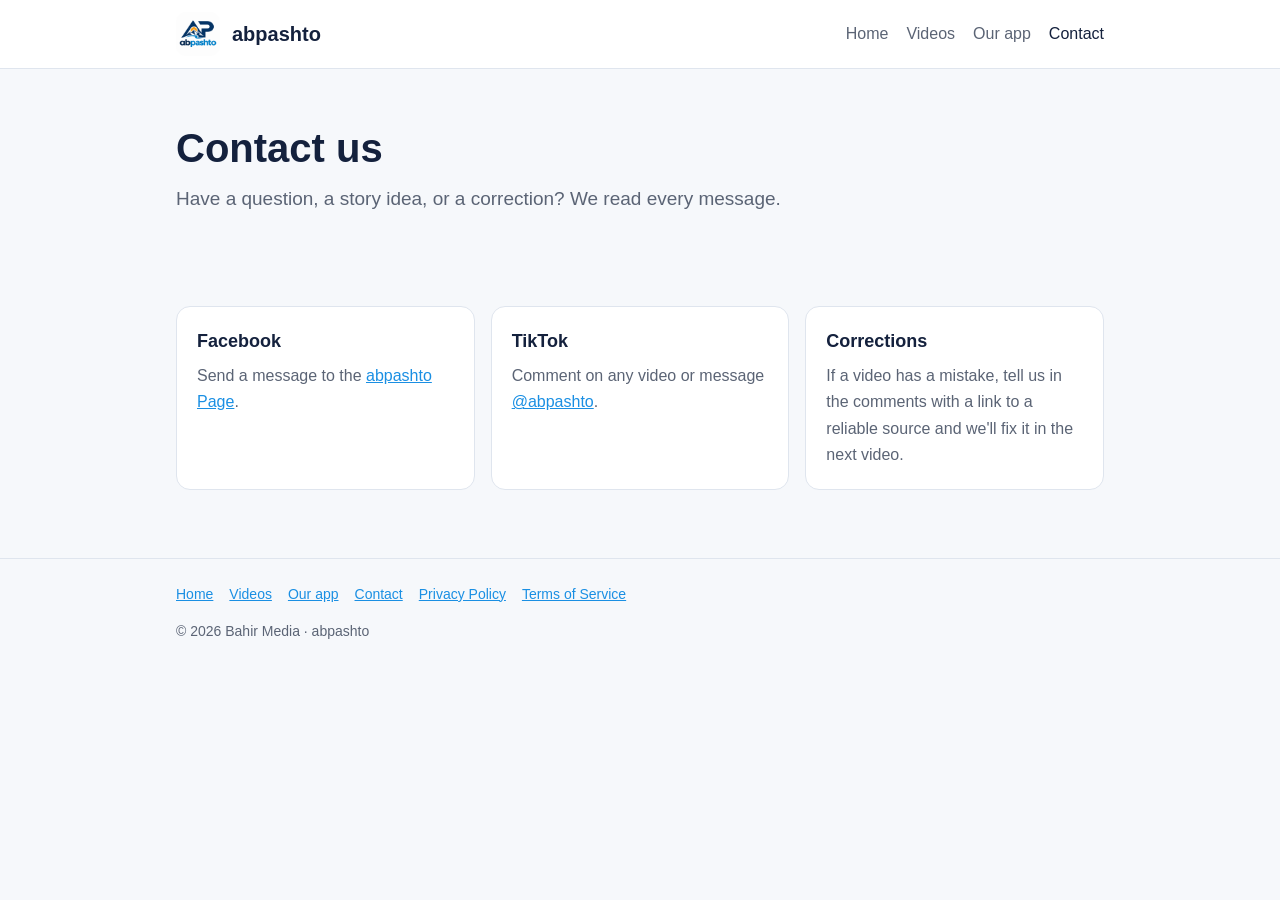
<file: abpashto/contact.html>
<!doctype html>
<html lang="en">
<head>
<meta charset="utf-8">
<meta name="viewport" content="width=device-width,initial-scale=1">
<title>Contact – abpashto</title>
<meta name="description" content="How to contact abpashto.">
<link rel="icon" href="/favicon.ico" sizes="any">
<link rel="icon" type="image/png" sizes="32x32" href="/favicon-32.png">
<link rel="apple-touch-icon" href="/apple-touch-icon.png">
<link rel="stylesheet" href="site.css">
</head>
<body>
<header><div class="wrap">
  <a class="brand" href="index.html"><img src="/icon-512.png" alt="abpashto logo">abpashto</a>
  <nav><a href="index.html">Home</a><a href="videos.html">Videos</a><a href="app.html">Our app</a><a class="on" href="contact.html">Contact</a></nav>
</div></header>

<main class="wrap">
  <div class="hero">
    <h1>Contact us</h1>
    <p>Have a question, a story idea, or a correction? We read every message.</p>
  </div>

  <section>
    <div class="grid">
      <div class="card"><h3>Facebook</h3><p>Send a message to the <a href="https://www.facebook.com/1458269217362104">abpashto Page</a>.</p></div>
      <div class="card"><h3>TikTok</h3><p>Comment on any video or message <a href="https://www.tiktok.com/@abpashto">@abpashto</a>.</p></div>
      <div class="card"><h3>Corrections</h3><p>If a video has a mistake, tell us in the comments with a link to a reliable source and we'll fix it in the next video.</p></div>
    </div>
  </section>
</main>

<footer><div class="wrap">
  <a href="index.html">Home</a><a href="videos.html">Videos</a><a href="app.html">Our app</a><a href="contact.html">Contact</a><a href="/privacy.html">Privacy Policy</a><a href="/terms.html">Terms of Service</a>
  <p>© 2026 Bahir Media · abpashto</p>
</div></footer>
</body>
</html>
</file>
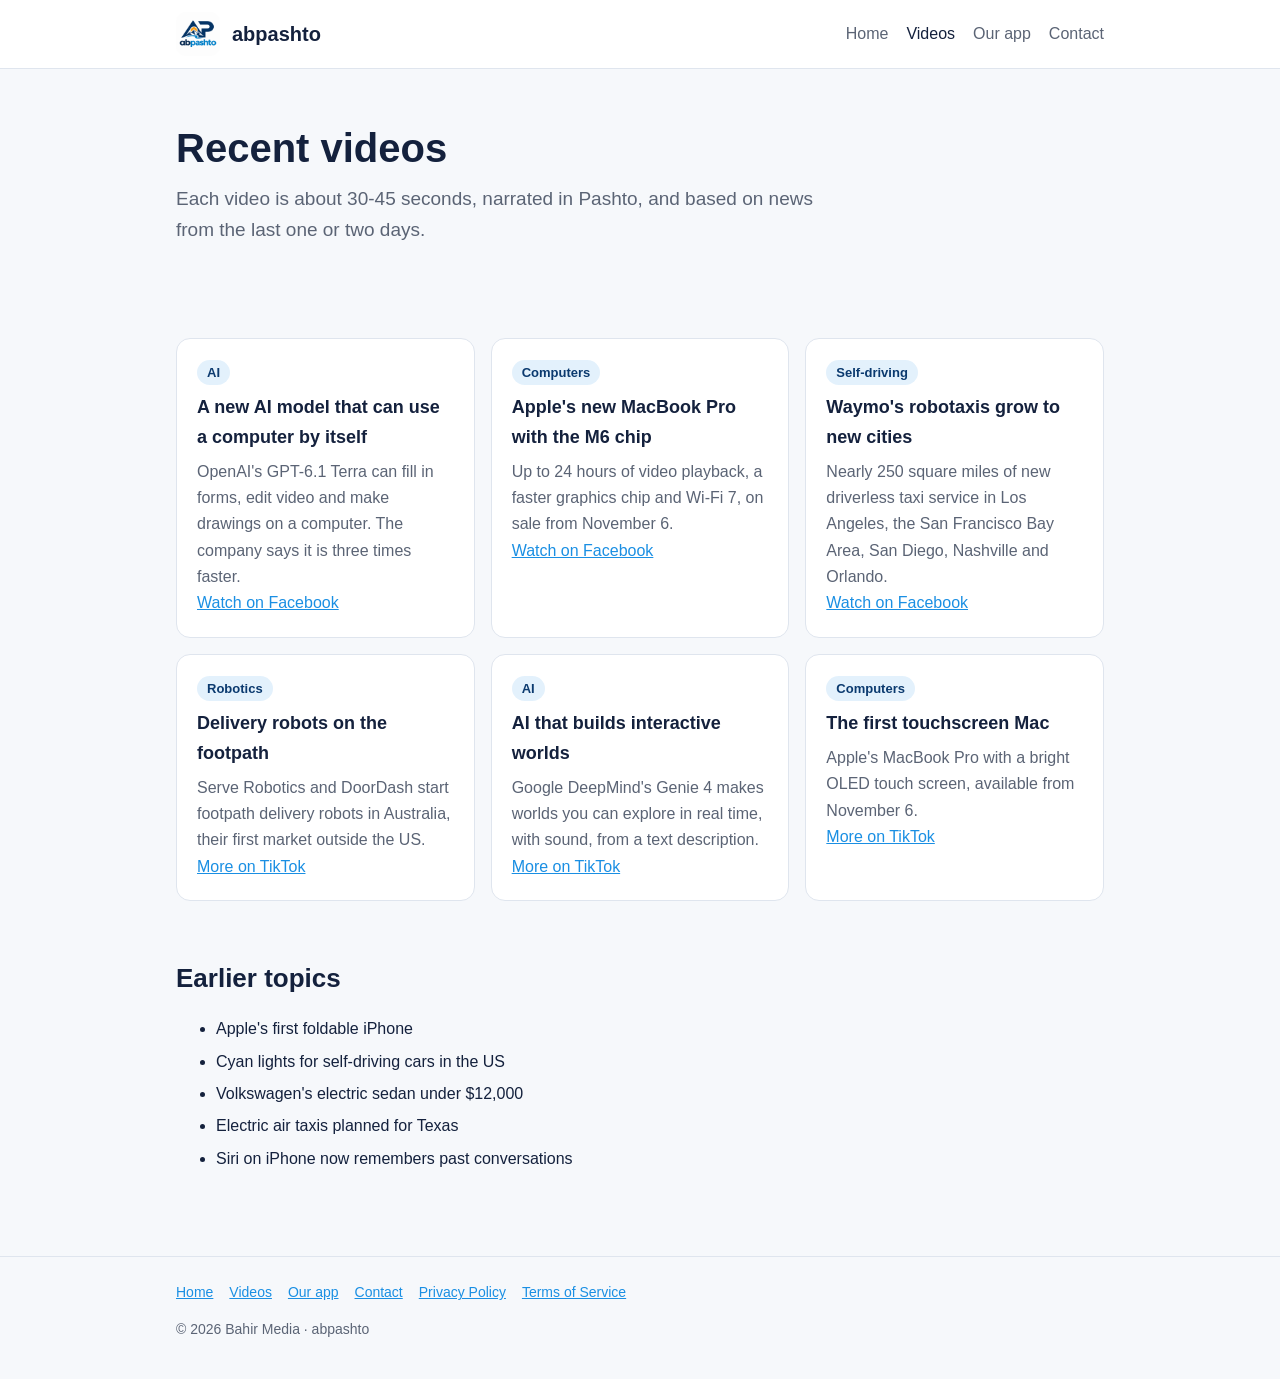
<file: abpashto/videos.html>
<!doctype html>
<html lang="en">
<head>
<meta charset="utf-8">
<meta name="viewport" content="width=device-width,initial-scale=1">
<title>Videos – abpashto</title>
<meta name="description" content="Recent abpashto videos: tech news in Pashto about AI, computers, self-driving cars and more.">
<link rel="icon" href="/favicon.ico" sizes="any">
<link rel="icon" type="image/png" sizes="32x32" href="/favicon-32.png">
<link rel="apple-touch-icon" href="/apple-touch-icon.png">
<link rel="stylesheet" href="site.css">
</head>
<body>
<header><div class="wrap">
  <a class="brand" href="index.html"><img src="/icon-512.png" alt="abpashto logo">abpashto</a>
  <nav><a href="index.html">Home</a><a class="on" href="videos.html">Videos</a><a href="app.html">Our app</a><a href="contact.html">Contact</a></nav>
</div></header>

<main class="wrap">
  <div class="hero">
    <h1>Recent videos</h1>
    <p>Each video is about 30-45 seconds, narrated in Pashto, and based on news from the last one or two days.</p>
  </div>

  <section>
    <div class="grid">
      <div class="card"><span class="tag">AI</span><h3>A new AI model that can use a computer by itself</h3><p>OpenAI's GPT-6.1 Terra can fill in forms, edit video and make drawings on a computer. The company says it is three times faster.</p><p><a href="https://www.facebook.com/reel/29132820949735742">Watch on Facebook</a></p></div>
      <div class="card"><span class="tag">Computers</span><h3>Apple's new MacBook Pro with the M6 chip</h3><p>Up to 24 hours of video playback, a faster graphics chip and Wi-Fi 7, on sale from November 6.</p><p><a href="https://www.facebook.com/reel/2313500442823264">Watch on Facebook</a></p></div>
      <div class="card"><span class="tag">Self-driving</span><h3>Waymo's robotaxis grow to new cities</h3><p>Nearly 250 square miles of new driverless taxi service in Los Angeles, the San Francisco Bay Area, San Diego, Nashville and Orlando.</p><p><a href="https://www.facebook.com/reel/1093547756916545">Watch on Facebook</a></p></div>
      <div class="card"><span class="tag">Robotics</span><h3>Delivery robots on the footpath</h3><p>Serve Robotics and DoorDash start footpath delivery robots in Australia, their first market outside the US.</p><p><a href="https://www.tiktok.com/@abpashto">More on TikTok</a></p></div>
      <div class="card"><span class="tag">AI</span><h3>AI that builds interactive worlds</h3><p>Google DeepMind's Genie 4 makes worlds you can explore in real time, with sound, from a text description.</p><p><a href="https://www.tiktok.com/@abpashto">More on TikTok</a></p></div>
      <div class="card"><span class="tag">Computers</span><h3>The first touchscreen Mac</h3><p>Apple's MacBook Pro with a bright OLED touch screen, available from November 6.</p><p><a href="https://www.tiktok.com/@abpashto">More on TikTok</a></p></div>
    </div>
  </section>

  <section>
    <h2>Earlier topics</h2>
    <ul>
      <li>Apple's first foldable iPhone</li>
      <li>Cyan lights for self-driving cars in the US</li>
      <li>Volkswagen's electric sedan under $12,000</li>
      <li>Electric air taxis planned for Texas</li>
      <li>Siri on iPhone now remembers past conversations</li>
    </ul>
  </section>
</main>

<footer><div class="wrap">
  <a href="index.html">Home</a><a href="videos.html">Videos</a><a href="app.html">Our app</a><a href="contact.html">Contact</a><a href="/privacy.html">Privacy Policy</a><a href="/terms.html">Terms of Service</a>
  <p>© 2026 Bahir Media · abpashto</p>
</div></footer>
</body>
</html>
</file>
<file: style.css>
:root{--bg:#fff;--fg:#1f2328;--muted:#59636e;--link:#0969da;--rule:#d1d9e0}
@media (prefers-color-scheme:dark){:root{--bg:#0d1117;--fg:#e6edf3;--muted:#9198a1;--link:#4493f8;--rule:#3d444d}}
body{background:var(--bg);color:var(--fg);font:16px/1.6 -apple-system,BlinkMacSystemFont,"Segoe UI",Helvetica,Arial,sans-serif;max-width:720px;margin:0 auto;padding:32px 16px}
a{color:var(--link)}h1{font-size:28px;margin-bottom:4px}h2{font-size:20px;margin-top:32px;border-bottom:1px solid var(--rule);padding-bottom:4px}
.muted{color:var(--muted)}nav a{margin-right:16px}
</file>
<file: abpashto/site.css>
:root{--bg:#f6f8fb;--card:#fff;--fg:#14213d;--muted:#5b6475;--brand:#0b3a6f;--accent:#1a8fe3;--sun:#f5a524;--rule:#dfe5ee}
@media (prefers-color-scheme:dark){:root{--bg:#0d1420;--card:#152031;--fg:#e8eef7;--muted:#9aa7bb;--brand:#7fb6ff;--accent:#4aa8ff;--rule:#26354d}}
*{box-sizing:border-box}
body{margin:0;background:var(--bg);color:var(--fg);font:16px/1.65 -apple-system,BlinkMacSystemFont,"Segoe UI",Helvetica,Arial,sans-serif}
a{color:var(--accent)}
.wrap{max-width:960px;margin:0 auto;padding:0 16px}
header{background:var(--card);border-bottom:1px solid var(--rule)}
header .wrap{display:flex;align-items:center;justify-content:space-between;gap:16px;flex-wrap:wrap;padding-top:12px;padding-bottom:12px}
.brand{display:flex;align-items:center;gap:12px;text-decoration:none;color:var(--fg);font-weight:700;font-size:20px}
.brand img{width:44px;height:44px;border-radius:10px;background:#fff}
nav a{margin-left:18px;text-decoration:none;color:var(--muted);font-weight:500}
nav a:hover,nav a.on{color:var(--fg)}
.hero{padding:56px 0 40px}
.hero h1{font-size:40px;line-height:1.15;margin:0 0 12px}
.hero p{font-size:19px;color:var(--muted);max-width:640px;margin:0 0 24px}
.ps{font-size:22px;direction:rtl;unicode-bidi:isolate;color:var(--brand);font-weight:600}
.btn{display:inline-block;padding:11px 20px;border-radius:999px;background:var(--brand);color:#fff;text-decoration:none;font-weight:600;margin:0 10px 10px 0}
.btn.alt{background:transparent;color:var(--brand);border:2px solid var(--brand)}
section{padding:28px 0}
h2{font-size:26px;margin:0 0 14px}
.grid{display:grid;grid-template-columns:repeat(auto-fit,minmax(240px,1fr));gap:16px}
.card{background:var(--card);border:1px solid var(--rule);border-radius:14px;padding:20px}
.card h3{margin:0 0 6px;font-size:18px}
.card p{margin:0;color:var(--muted)}
.tag{display:inline-block;font-size:13px;font-weight:600;color:var(--brand);background:rgba(26,143,227,.12);border-radius:999px;padding:2px 10px;margin-bottom:8px}
table{width:100%;border-collapse:collapse;background:var(--card);border-radius:14px;overflow:hidden}
td,th{text-align:left;padding:12px 14px;border-bottom:1px solid var(--rule)}
th{font-size:14px;color:var(--muted)}
ol li,ul li{margin-bottom:6px}
footer{border-top:1px solid var(--rule);margin-top:40px;padding:24px 0;color:var(--muted);font-size:14px}
footer a{margin-right:16px}
@media (max-width:600px){.hero h1{font-size:30px}nav a{margin:0 14px 0 0}}
</file>
